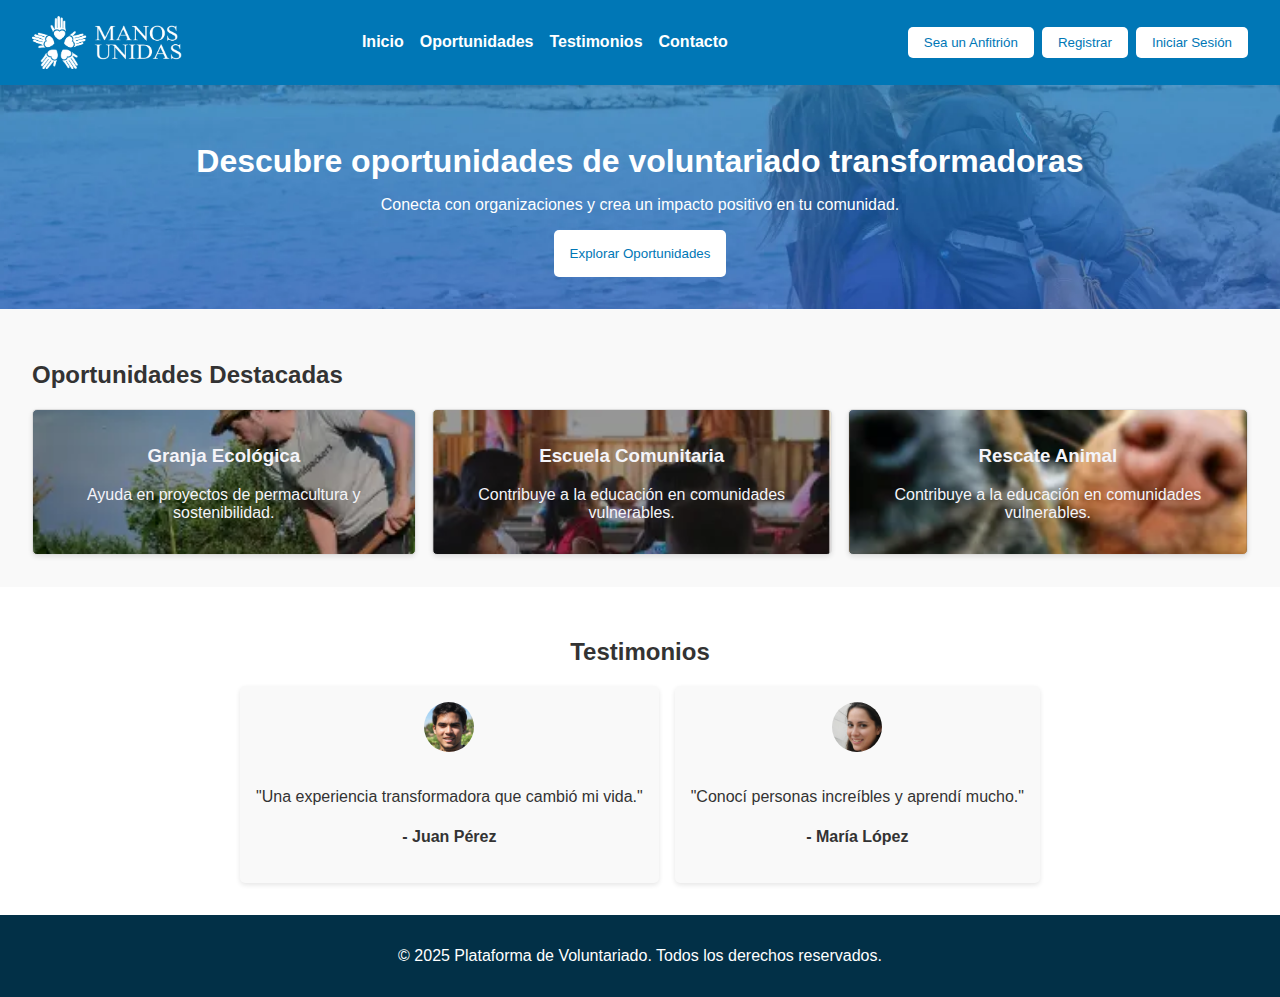
<file: index.html>
<!DOCTYPE html>
<html lang="es">
<head>
    <meta charset="UTF-8">
    <meta name="viewport" content="width=device-width, initial-scale=1.0">
    <title>Voluntariado</title>
    <link rel="stylesheet" href="CSS/styles.css">
</head>
<body>
    <header>
        <div class="container">
            <nav>
                <img class="logo" src="IMG/manos-unidas-logo.png" alt="">                
                <ul>
                    <li><a href="#inicio">Inicio</a></li>
                    <li><a href="#oportunidades">Oportunidades</a></li>
                    <li><a href="#testimonios">Testimonios</a></li>
                    <li><a href="#contacto">Contacto</a></li>
                </ul>
                <div class="acciones">
                    <button class="boton">Sea un Anfitrión</button>
                    <button class="boton">Registrar</button>
                    <button class="boton">Iniciar Sesión</button>
                </div>
            </nav>
        </div>
    </header>
    <main>
        <section id="inicio" class="hero">
            <h2>Descubre oportunidades de voluntariado transformadoras</h2>
            <p>Conecta con organizaciones y crea un impacto positivo en tu comunidad.</p>
            <button class="boton hero-btn">Explorar Oportunidades</button>
        </section>
        <section id="oportunidades">
            <h2>Oportunidades Destacadas</h2>
            <div class="card-container">
                <div class="card" id="card1">
                    <h3>Granja Ecológica</h3>
                    <p>Ayuda en proyectos de permacultura y sostenibilidad.</p>
                </div>
                <div class="card" id="card2">
                    <h3>Escuela Comunitaria</h3>
                    <p>Contribuye a la educación en comunidades vulnerables.</p>
                </div>
                <div class="card" id="card3">
                    <h3>Rescate Animal</h3>
                    <p>Contribuye a la educación en comunidades vulnerables.</p>
                </div>
            </div>
        </section>
        <section id="testimonios">
            <h2>Testimonios</h2>
            <div class="testimonios-container">
                <div class="testimonio">
                    <img class="avatar" src="IMG/perfil1.jpg" alt="Testimonio 1">
                    <p>"Una experiencia transformadora que cambió mi vida."</p>
                    <h4>- Juan Pérez</h4>
                </div>
                <div class="testimonio">
                    <img class="avatar" src="IMG/perfil2.jpg" alt="Testimonio 1">
                    <p>"Conocí personas increíbles y aprendí mucho."</p>
                    <h4>- María López</h4>
                </div>
            </div>
        </section>
        <footer>
            <p>&copy; 2025 Plataforma de Voluntariado. Todos los derechos reservados.</p>
        </footer>
</file>
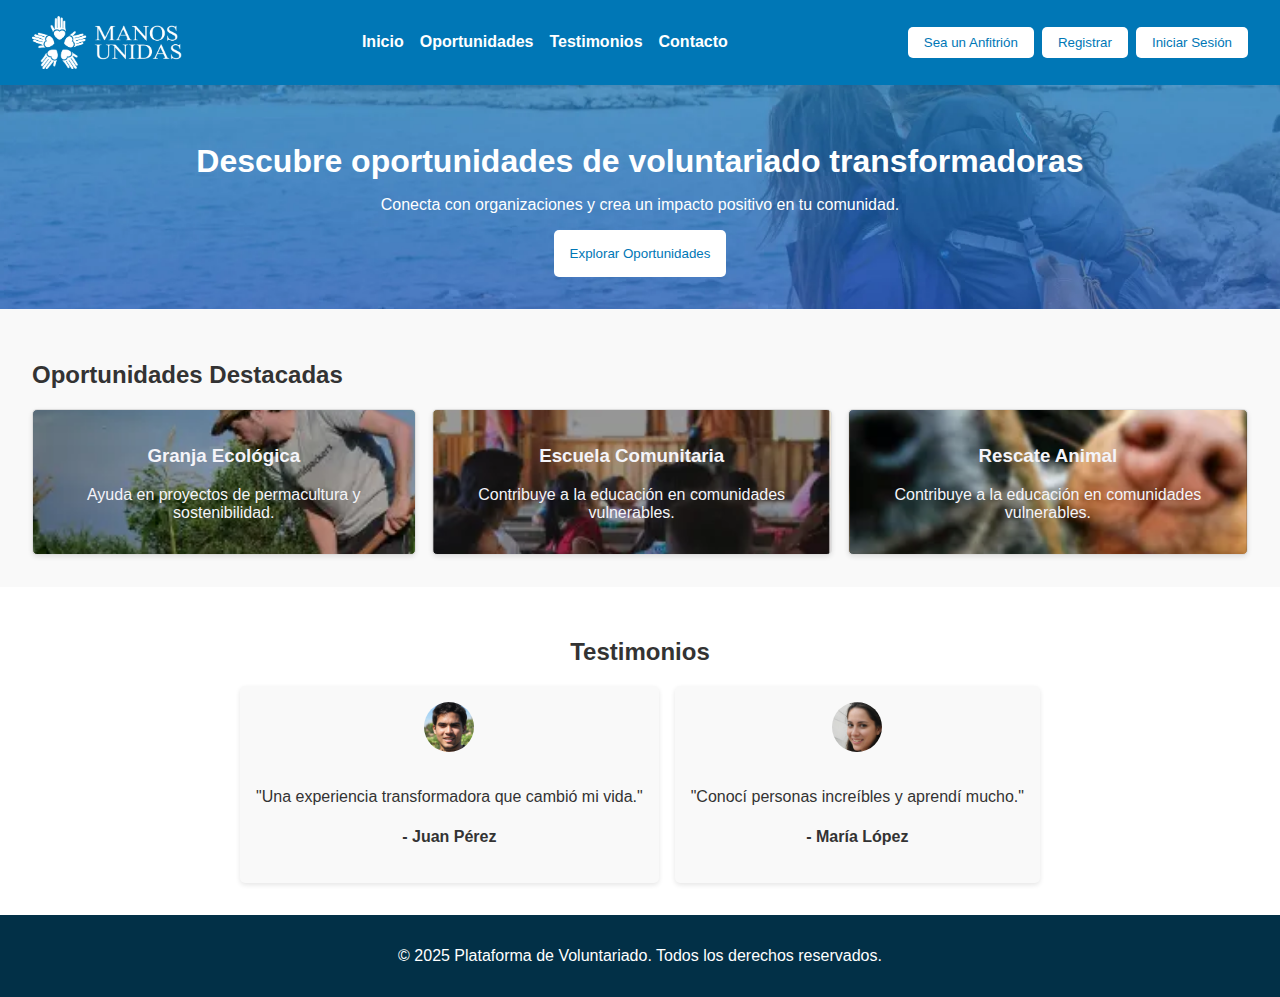
<file: HTML/index.html>
<!DOCTYPE html>
<html lang="es">
<head>
    <meta charset="UTF-8">
    <meta name="viewport" content="width=device-width, initial-scale=1.0">
    <title>Voluntariado</title>
    <link rel="stylesheet" href="../CSS/styles.css">
</head>
<body>
    <header>
        <div class="container">
            <nav>
                <img class="logo" src="../IMG/manos-unidas-logo.png" alt="">                
                <ul>
                    <li><a href="#inicio">Inicio</a></li>
                    <li><a href="#oportunidades">Oportunidades</a></li>
                    <li><a href="#testimonios">Testimonios</a></li>
                    <li><a href="#contacto">Contacto</a></li>
                </ul>
                <div class="acciones">
                    <button class="boton">Sea un Anfitrión</button>
                    <button class="boton">Registrar</button>
                    <button class="boton">Iniciar Sesión</button>
                </div>
            </nav>
        </div>
    </header>
    <main>
        <section id="inicio" class="hero">
            <h2>Descubre oportunidades de voluntariado transformadoras</h2>
            <p>Conecta con organizaciones y crea un impacto positivo en tu comunidad.</p>
            <button class="boton hero-btn">Explorar Oportunidades</button>
        </section>
        <section id="oportunidades">
            <h2>Oportunidades Destacadas</h2>
            <div class="card-container">
                <div class="card" id="card1">
                    <h3>Granja Ecológica</h3>
                    <p>Ayuda en proyectos de permacultura y sostenibilidad.</p>
                </div>
                <div class="card" id="card2">
                    <h3>Escuela Comunitaria</h3>
                    <p>Contribuye a la educación en comunidades vulnerables.</p>
                </div>
                <div class="card" id="card3">
                    <h3>Rescate Animal</h3>
                    <p>Contribuye a la educación en comunidades vulnerables.</p>
                </div>
            </div>
        </section>
        <section id="testimonios">
            <h2>Testimonios</h2>
            <div class="testimonios-container">
                <div class="testimonio">
                    <img class="avatar" src="../IMG/perfil1.jpg" alt="Testimonio 1">
                    <p>"Una experiencia transformadora que cambió mi vida."</p>
                    <h4>- Juan Pérez</h4>
                </div>
                <div class="testimonio">
                    <img class="avatar" src="../IMG/perfil2.jpg" alt="Testimonio 1">
                    <p>"Conocí personas increíbles y aprendí mucho."</p>
                    <h4>- María López</h4>
                </div>
            </div>
        </section>
        <footer>
            <p>&copy; 2025 Plataforma de Voluntariado. Todos los derechos reservados.</p>
        </footer>
</file>
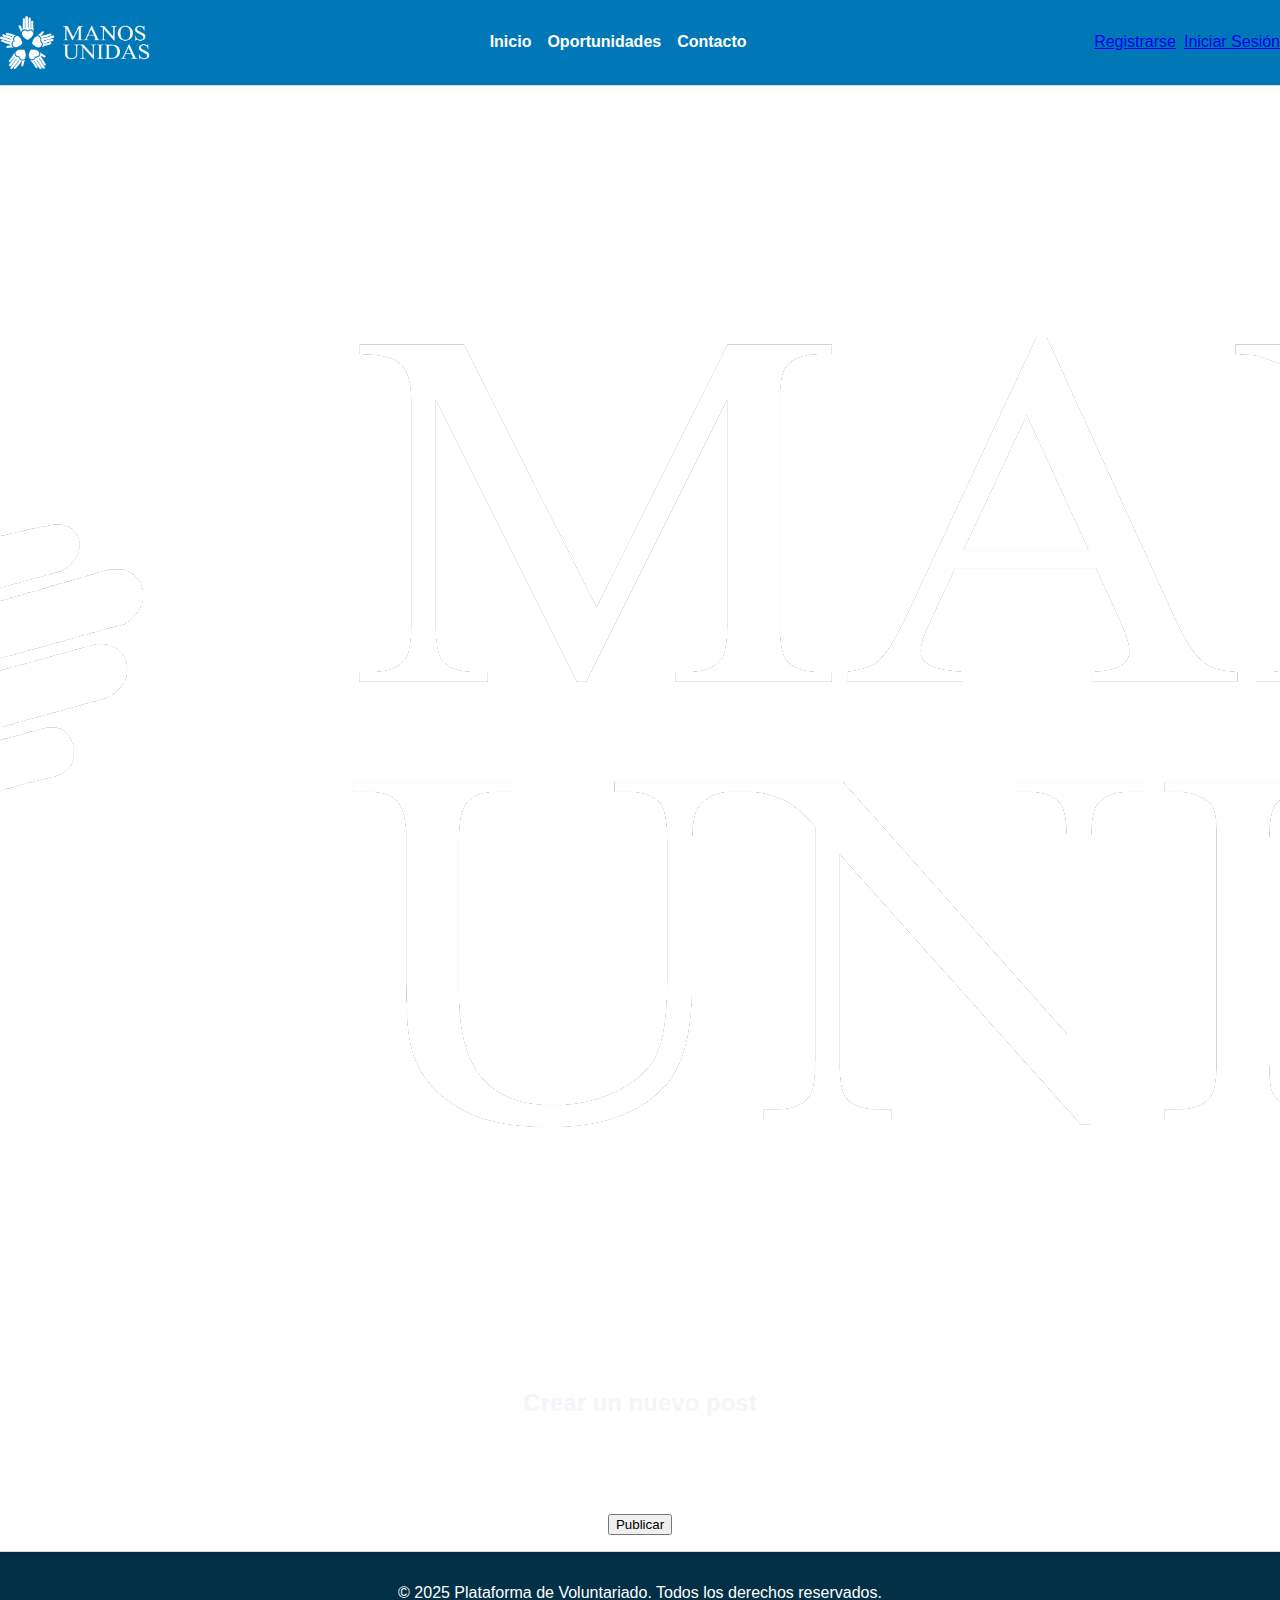
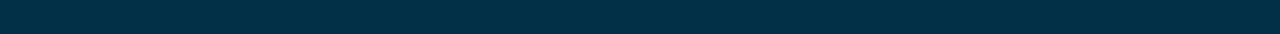
<file: crear-post.html>
<!DOCTYPE html>
<!--[if lt IE 7]>      <html class="no-js lt-ie9 lt-ie8 lt-ie7"> <![endif]-->
<!--[if IE 7]>         <html class="no-js lt-ie9 lt-ie8"> <![endif]-->
<!--[if IE 8]>         <html class="no-js lt-ie9"> <![endif]-->
<!--[if gt IE 8]><!--> <html class="no-js"> <!--<![endif]-->
    <head>
        <meta charset="utf-8">
        <meta name="viewport" content="width=device-width">
        <title>Voluntariado</title>
        <link rel="stylesheet" href="CSS/styles.css">
    </head>
    <body>
        <!--[if lt IE 7]>
            <p class="chromeframe">You are using an <strong>outdated</strong> browser. Please <a href="http://browsehappy.com/">upgrade your browser</a> or <a href="http://www.google.com/chromeframe/?redirect=true">activate Google Chrome Frame</a> to improve your experience.</p>
        <![endif]-->

        <div id="noCognitoMessage" class="configMessage" style="display: none;">
            <div class="backdrop"></div>
            <div class="panel panel-default">
                <div class="panel-heading">
                    <h3 class="panel-title">No Cognito User Pool Configured</h3>
                </div>
                <div class="panel-body">
                    <p>There is no user pool configured in <a href="JS/config.js">/js/config.js</a>. You'll configure this in Module 2 of the workshop.</p>
                </div>
            </div>
        </div>

        <header>
            <nav>
                <img class="logo" src="IMG/manos-unidas-logo.png" alt="">                
                <ul>
                    <li><a href="index.html">Inicio</a></li>
                    <li><a href="oportunidades.html">Oportunidades</a></li>
                    <li><a href="#contacto">Contacto</a></li>
                </ul>
                <div class="acciones">
                    <a id="user-name">Test</a>
                    <a id="reg-btn" class="hero-btn"  href="register.html">Registrarse</a>
                    <a id="sin-btn" class="hero-btn"  href="signin.html">Iniciar Sesión</a>
                    <a id="signOut2" class="hero-btn"  href="#">Cerrar Sesión</a>
                </div>
            </nav>
        </header>
        <main>
        <section id="inicio" class="card-container">
            <div class="card">
                <img id="inverted-logo-color" src="IMG/manos-unidas-logo.png" alt="Logo de la Plataforma de Voluntariado">
                <form id="postForm" class="formulario">
                    <h2>Crear un nuevo post</h2>
                    <table>
                        <tr>
                            <td class="col">
                                <label for="project">Nombre del proyecto:</label>
                                <input type="text" id="nameInputProject" placeholder="Ingrese nombre" required>
                            </td>
                            <td class="col">
                                <label for="location">Provincia de ubicación:</label>
                                <select id="provinciaInputProject" required>
                                    <option value="" disabled selected>Seleccione una provincia</option>
                                    <option value="Buenos Aires">Buenos Aires</option>
                                    <option value="CABA">CABA</option>
                                    <option value="Catamarca">Catamarca</option>
                                    <option value="Chaco">Chaco</option>
                                    <option value="Chubut">Chubut</option>
                                    <option value="Cordoba">Córdoba</option>
                                    <option value="Corrientes">Corrientes</option>
                                    <option value="Entre Ríos">Entre Ríos</option>
                                    <option value="Formosa">Formosa</option>
                                    <option value="Jujuy">Jujuy</option>
                                    <option value="La Pampa">La Pampa</option>
                                    <option value="La Rioja">La Rioja</option>
                                    <option value="Mendoza">Mendoza</option>
                                    <option value="Misiones">Misiones</option>
                                    <option value="Neuquen">Neuquén</option>
                                    <option value="Salta">Salta</option>
                                    <option value="San Juan">San Juan</option>
                                    <option value="San Luis">San Luis</option>
                                    <option value="Santa Cruz">Santa Cruz</option>
                                    <option value="Santa Fe">Santa Fe</option>
                                    <option value="Santiago del Estero">Santiago del Estero</option>
                                    <option value="Tierra del Fuego">Tierra del Fuego</option>
                                    <option value="Tucuman">Tucumán</option>
                                </select>
                            </td>
                        </tr>
                        <tr>
                            <td class="col">
                                <label for="title">Título:</label>
                                <input type="text" id="titleInputProject" placeholder="Ingrese título" required>
                            </td>
                            <td class="col">
                                <label for="category">Tipo de proyecto:</label>
                                <input type="text" id="categoryInputProject" placeholder="Ingrese tipo de proyecto" required>
                            </td>
                        </tr>
                        <tr>
                            <td class="col">
                                <label for="duration">Horas por semana (entre 10 y 20):</label>
                                <input type="number" min="10" max="20" id="durationInputProject" placeholder="Ingrese Hs./Semana" required>
                            </td>
                            <td class="col">
                                <label for="description">Descripción:</label>
                                <input type="text" id="descriptionInputProject" placeholder="Ingrese descripción" required>
                            </td>
                        </tr>
                    </table>
                    <input type="submit" value="Publicar">
                </form>
            </div>
        </section>
    </main>
    <footer>
        <p>&copy; 2025 Plataforma de Voluntariado. Todos los derechos reservados.</p>
    </footer>

        <script src="JS/vendor/jquery-3.1.0.js"></script>
        <script src="JS/vendor/bootstrap.min.js"></script>
        <script src="JS/vendor/aws-cognito-sdk.min.js"></script>
        <script src="JS/vendor/amazon-cognito-identity.min.js"></script>
        <script src="JS/config.js"></script>
        <script src="JS/cognito-auth.js"></script>
    </body>
</html>
</file>
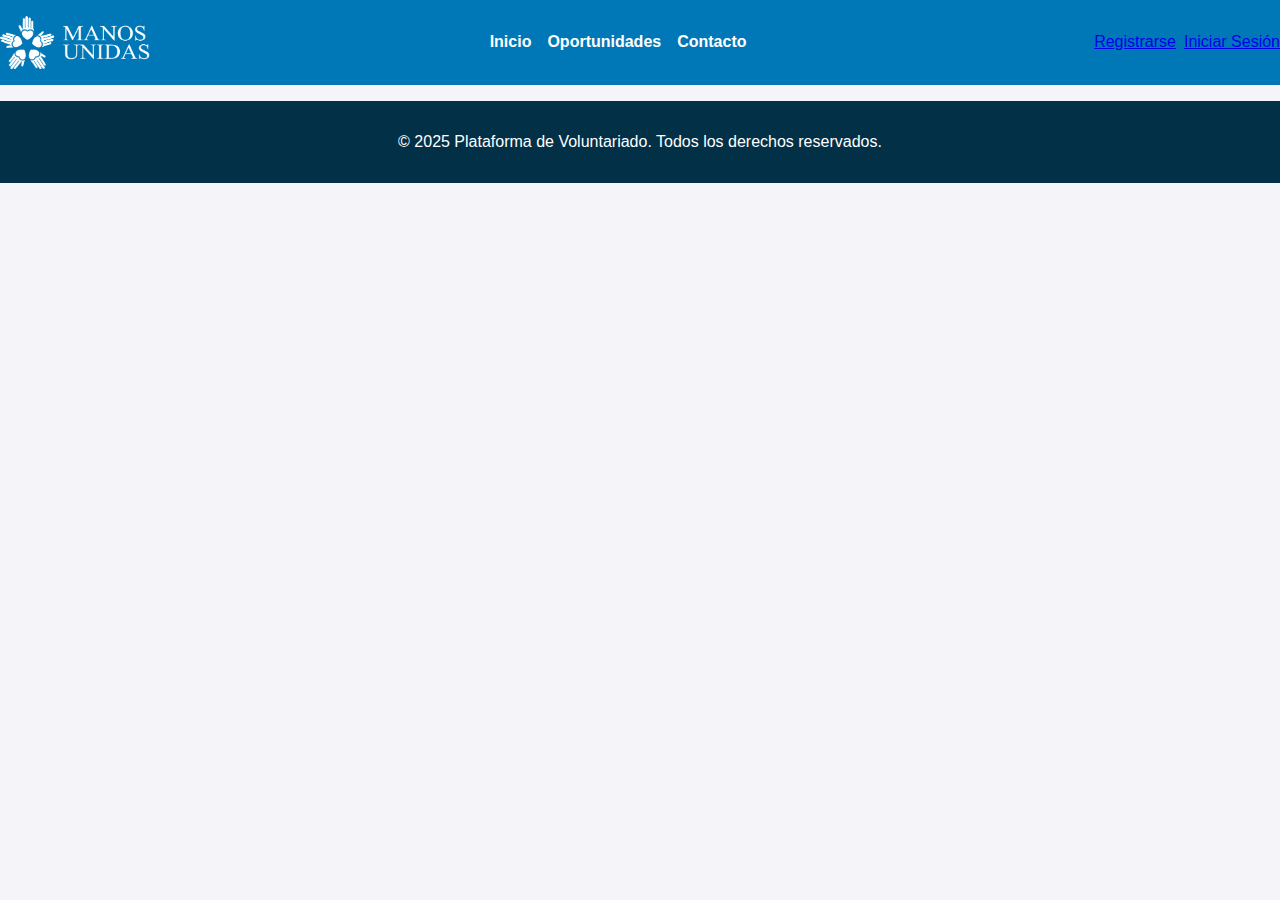
<file: oportunidades.html>
<!DOCTYPE html>
<html lang="es">
<head>
    <meta charset="UTF-8">
    <meta name="viewport" content="width=device-width, initial-scale=1.0">
    <title>Oportunidades</title>
    <link rel="stylesheet" href="CSS/styles.css">
    <script src="JS/vendor/jquery-3.1.0.js"></script>
    <script src="JS/vendor/modernizr.js"></script>
    <script src="JS/vendor/aws-cognito-sdk.min.js"></script>
    <script src="JS/vendor/amazon-cognito-identity.min.js"></script>
    <script src="JS/config.js"></script>
<!--<script src="JS/cognito-auth.js"></script>
    <script src="JS/script.js" defer></script>-->
</head>
<body>
    <header>
        <nav>
            <img class="logo" src="IMG/manos-unidas-logo.png" alt="">                
            <ul>
                <li><a href="index.html">Inicio</a></li>
                <li><a href="oportunidades.html">Oportunidades</a></li>
                <li><a href="#contacto">Contacto</a></li>
            </ul>
            <div class="acciones">
                <a id="user-name">Test</a>
                <a id="reg-btn" class="hero-btn"  href="register.html">Registrarse</a>
                <a id="sin-btn" class="hero-btn"  href="signin.html">Iniciar Sesión</a>
                <a id="new-btn" class="hero-btn"  href="crear-post.html">Nuevo</a>
                <a id="signOut2" class="hero-btn"  href="#">Cerrar Sesión</a>
            </div>
        </nav>
    </header>
    <main>
        <div class="resultados">

            <div class="content">
                <ul class="opportunities-list">
                <!--
                    <li></li>
                -->
                </ul>
            </div>
            
        </div>
        <script src="JS/cognito-auth.js"></script>
        <script>
        
            async function mostrarResultados() {
                let apiData;
                let userName = document.getElementById('user-name').textContent;
                try {
                    const result = await fetch('https://6eqz1f0191.execute-api.sa-east-1.amazonaws.com/dev/CargarOportunidad')
                    apiData = await result.json();
                    const message = apiData;
                    //console.log(message);
                    apiData.forEach(item => {
                
                        // Crear un nuevo elemento li
                        const newLi = document.createElement('li');

                        // Crear el contenido del nuevo li
                        newLi.innerHTML = `
                        <div class="card-oportunidad">
                            <div style="display: block">
                                <img src=${item.Url} alt="Voluntariado">
                                <a style="display: block">${item.User}</a>
                            </div>
                            <div class="card-content">
                            <p><strong>${item.ProName}</strong> • ${item.Ubi}</p>
                            <h3>${item.Title}</h3>
                            <p class="tags">${item.HxS}h/sem • ${item.Type}</p>
                            <p class="tags">${item.Desc}</p><p></p>
                            <a href="" id="opo_${item.OpoId}"" class="opor-btn" style="display: none">Aplicar</a>
                            <a href="" id="del_${item.OpoId}" class="del-btn" style="display: none">Borrar</a>
                            </div>
                        </div>
                        `;
                        // Insertar el nuevo li en el ul
                        document.querySelector('.opportunities-list').appendChild(newLi);
                        //console.log('del_'+item.OpoId)
                        if (item.User == userName){
                            document.getElementById('del_'+item.OpoId).style.display = '';
                            document.getElementById('del_'+item.OpoId).addEventListener('click', (event) => {
                                                                        event.preventDefault();
                                                                        const buttonId = event.target.id;
                                                                        const modifiedId = buttonId.substring(4);
                                                                        console.log(modifiedId);
                                                                        borrarOpo(modifiedId);
                                                                        })
                        }else {
                            document.getElementById('del_'+item.OpoId).style.display = 'none';
                        }
                        if (userName != ''){
                            document.getElementById('opo_'+item.OpoId).style.display = '';
                            document.getElementById('opo_'+item.OpoId).addEventListener('click', (event) => {
                                                                        event.preventDefault();
                                                                        const buttonId = event.target.id;
                                                                        const modifiedId = buttonId.substring(4);
                                                                        console.log(modifiedId);
                                                                        })
                        }else {
                            document.getElementById('opo_'+item.OpoId).style.display = 'none';
                        }

                        });
                    
                    
                } catch (error) {
                    console.error(error);
                }
            }
            mostrarResultados();
        </script>

    </main>
    <footer>
        <p>&copy; 2025 Plataforma de Voluntariado. Todos los derechos reservados.</p>
    </footer>
    
</body>
</file>
<file: CSS/styles.css>
/* General Styles */
body {
    font-family: Arial, sans-serif;
    margin: 0;
    padding: 0;
    background-color: #f4f4f9;
    color: #333;
}

/* Header */
header {
    background-color: #0077b6;
    color: white;
    padding: 1rem 0;
}

header .container {
    display: flex;
    justify-content: space-between;
    align-items: center;
    padding: 0 2rem;
}

header img {
    float: left;
    width: 150px;
    height: auto;
    display: block; /* Asegura que se comporte como un elemento independiente */
}

header nav{
    display: flex;
    align-items: center;
    justify-content: space-between;
    width: 100%;

}

header nav ul {
    list-style: none;
    display: flex;
    gap: 1rem;
    padding: 0;
    margin: 0;
    justify-content: flex-end; /* Alinea los elementos de la lista hacia la derecha */
}

header nav ul li a {
    text-decoration: none;
    color: white;
    font-weight: bold;
}

header .acciones {
    display: flex;
    gap: 0.5rem;
}

header .acciones .boton {
    background-color: white;
    color: #0077b6;
    border: none;
    padding: 0.5rem 1rem;
    border-radius: 5px;
    cursor: pointer;
}

header .acciones .boton:hover {
    background-color: #ddd;
}

/* Hero Section */
.hero {
    background-image: url(../IMG/portada.webp);
    background-size: cover;
    background-position: center;
    color: white;
    text-align: center;
    padding: 2rem;
}

.hero h2 {
    font-size: 2rem;
    margin-bottom: 1rem;
}

.hero .hero-btn {
    background-color: white;
    color: #0077b6;
    border: none;
    padding: 1rem;
    border-radius: 5px;
    cursor: pointer;
}

/* Oportunidades Section */
#oportunidades {
    padding: 2rem;
    background-color: #f9f9f9;
}

.card-container {
    display: flex;
    gap: 1rem;
    justify-content: center;
}

.card {
    background-color: white;
    padding: 1rem;
    border: 1px solid #ddd;
    border-radius: 5px;
    text-align: center;
    box-shadow: 0 2px 5px rgba(0, 0, 0, 0.1);
    color: #f4f4f9;
}

#card1 {
    background-image: url(../IMG/granja-ecologica.webp);
    background-size: cover;
    background-position: center;
}

#card2 {
    background-image: url(../IMG/escuela-comunitaria.webp);
    background-size: cover;
    background-position: center;
}

#card3 {
    background-image: url(../IMG/refugio-animal.webp);
    background-size: cover;
    background-position: center;
}

/* Testimonios Section */
#testimonios {
    padding: 2rem;
    text-align: center;
    background-color: white;
}

.testimonios-container {
    display: flex;
    gap: 1rem;
    justify-content: center;
}

.testimonio {
    background-color: #f9f9f9;
    padding: 1rem;
    border-radius: 5px;
    box-shadow: 0 2px 5px rgba(0, 0, 0, 0.1);
}

.avatar {
    width: 50px;
    height: 50px;
    border-radius: 50%;
    margin-bottom: 1rem;
}

/* Footer Styles */
footer {
    background-color: #023047;
    color: white;
    text-align: center;
    padding: 1rem;
}
</file>
